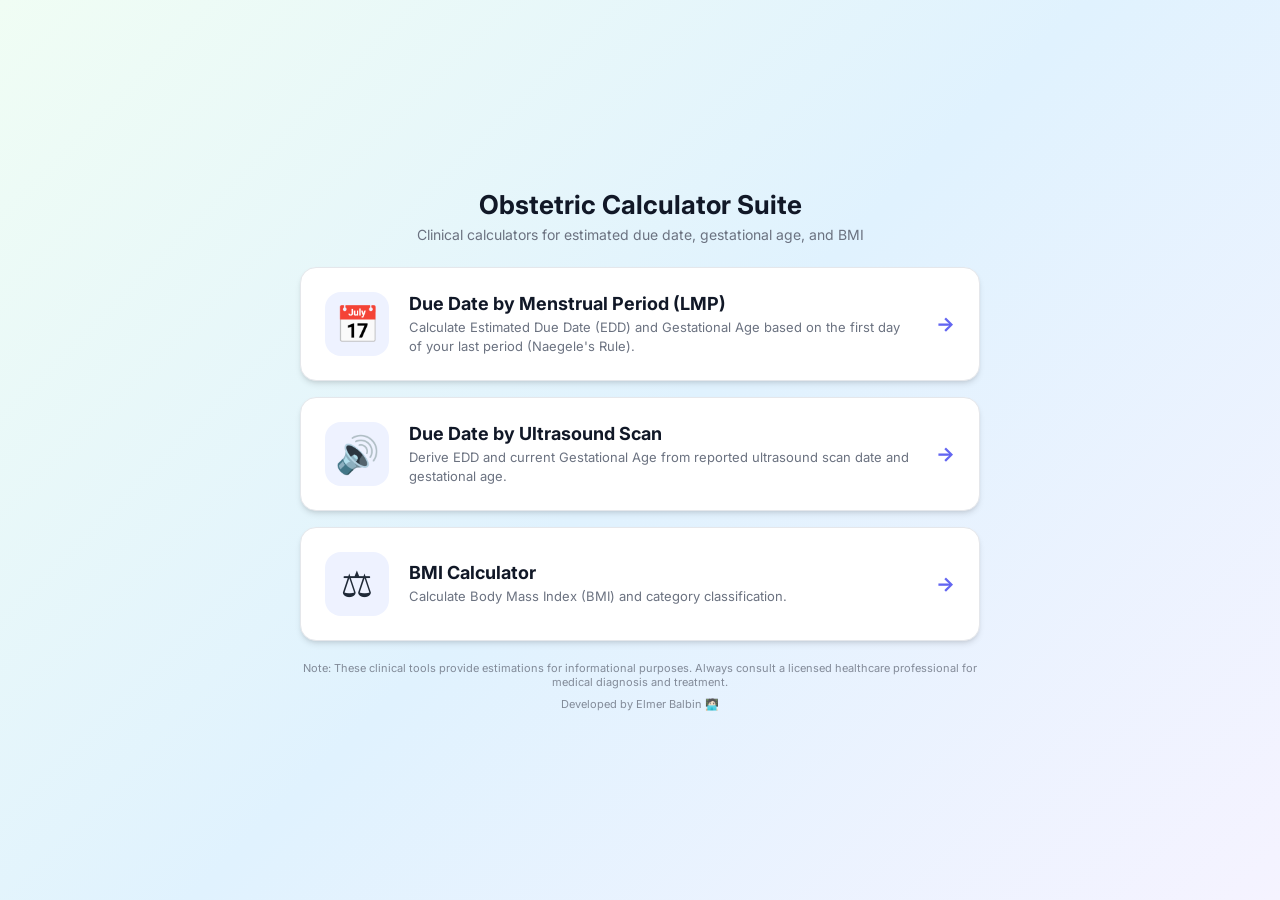
<file: index.html>
<!doctype html>
<html lang="en">
  <head>
    <meta charset="UTF-8" />
    <meta name="viewport" content="width=device-width, initial-scale=1.0" />
    <title>Obstetric & Pregnancy Calculators</title>

    <!-- PWA Meta Tags & Manifest -->
    <link rel="manifest" href="manifest.json" />
    <meta name="theme-color" content="#6366f1" />
    <meta name="apple-mobile-web-app-capable" content="yes" />
    <meta name="apple-mobile-web-app-status-bar-style" content="default" />
    <meta name="apple-mobile-web-app-title" content="OB Calc" />
    <link rel="apple-touch-icon" href="assets/icons/icon.svg" />
    <link rel="icon" type="image/svg+xml" href="assets/icons/icon.svg" />

    <link rel="stylesheet" href="assets/css/style.css" />
    <link rel="preconnect" href="https://fonts.googleapis.com" />
    <link rel="preconnect" href="https://fonts.gstatic.com" crossorigin />
    <link
      href="https://fonts.googleapis.com/css2?family=Inter:wght@300;400;500;600;700&display=swap"
      rel="stylesheet"
    />
  </head>
  <body>
    <div class="container">
      <header class="app-header">
        <h1>Obstetric Calculator Suite</h1>
        <p class="subtitle">
          Clinical calculators for estimated due date, gestational age, and
          BMI
        </p>
      </header>

      <main class="tools-grid">
        <!-- Tool 1: LMP Calculator -->
        <a href="lmp-calculator.html" class="tool-card">
          <div class="tool-icon">📅</div>
          <div class="tool-info">
            <h2>Due Date by Menstrual Period (LMP)</h2>
            <p>
              Calculate Estimated Due Date (EDD) and Gestational Age based on
              the first day of your last period (Naegele's Rule).
            </p>
          </div>
          <div class="arrow-icon">→</div>
        </a>

        <!-- Tool 2: Ultrasound Calculator -->
        <a href="ultrasound-calculator.html" class="tool-card">
          <div class="tool-icon">🔊</div>
          <div class="tool-info">
            <h2>Due Date by Ultrasound Scan</h2>
            <p>
              Derive EDD and current Gestational Age from reported ultrasound
              scan date and gestational age.
            </p>
          </div>
          <div class="arrow-icon">→</div>
        </a>

        <!-- Tool 3: BMI Calculator -->
        <a href="bmi-calculator.html" class="tool-card">
          <div class="tool-icon">⚖️</div>
          <div class="tool-info">
            <h2>BMI Calculator</h2>
            <p>
              Calculate Body Mass Index (BMI) and category classification.
            </p>
          </div>
          <div class="arrow-icon">→</div>
        </a>
      </main>

      <footer class="app-footer">
        <p class="disclaimer">
          Note: These clinical tools provide estimations for informational
          purposes. Always consult a licensed healthcare professional for
          medical diagnosis and treatment.
        </p>
        <p class="copyright">Developed by Elmer Balbin 🧑🏻‍💻</p>
      </footer>
    </div>

    <script>
      if ('serviceWorker' in navigator) {
        window.addEventListener('load', () => {
          navigator.serviceWorker
            .register('./sw.js')
            .then((reg) =>
              console.log('Service Worker registered successfully:', reg.scope),
            )
            .catch((err) =>
              console.error('Service Worker registration failed:', err),
            );
        });
      }
    </script>
  </body>
</html>
</file>
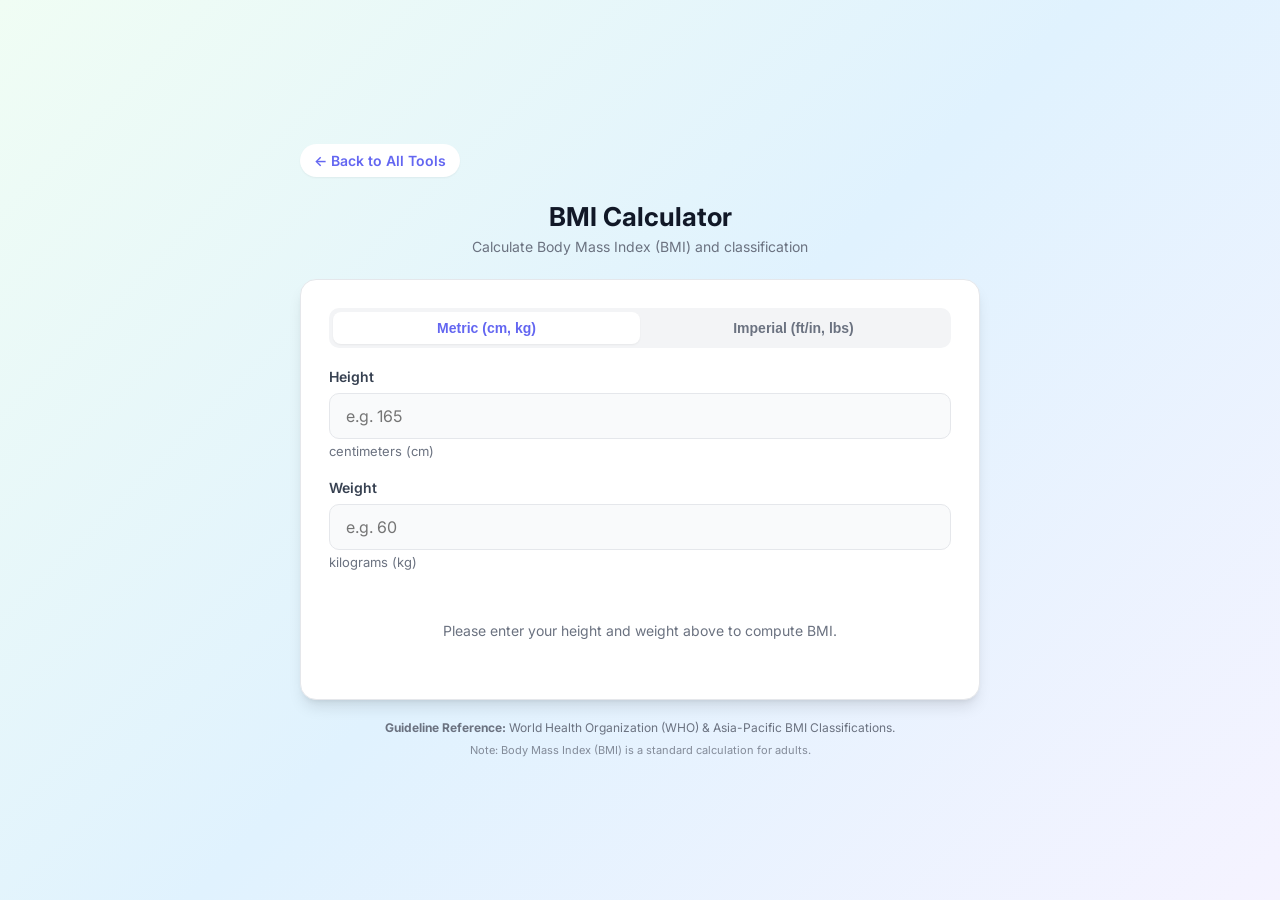
<file: bmi-calculator.html>
<!doctype html>
<html lang="en">
  <head>
    <meta charset="UTF-8" />
    <meta name="viewport" content="width=device-width, initial-scale=1.0" />
    <title>BMI Calculator - OB Calculator</title>

    <!-- PWA Meta Tags & Manifest -->
    <link rel="manifest" href="manifest.json" />
    <meta name="theme-color" content="#6366f1" />
    <meta name="apple-mobile-web-app-capable" content="yes" />
    <meta name="apple-mobile-web-app-status-bar-style" content="default" />
    <meta name="apple-mobile-web-app-title" content="OB Calc" />
    <link rel="apple-touch-icon" href="assets/icons/icon.svg" />
    <link rel="icon" type="image/svg+xml" href="assets/icons/icon.svg" />

    <link rel="stylesheet" href="assets/css/style.css" />
    <link rel="preconnect" href="https://fonts.googleapis.com" />
    <link rel="preconnect" href="https://fonts.gstatic.com" crossorigin />
    <link
      href="https://fonts.googleapis.com/css2?family=Inter:wght@300;400;500;600;700&display=swap"
      rel="stylesheet"
    />
  </head>
  <body>
    <div class="container">
      <nav class="top-nav">
        <a href="index.html" class="back-link">← Back to All Tools</a>
      </nav>

      <header class="app-header">
        <h1>BMI Calculator</h1>
        <p class="subtitle">
          Calculate Body Mass Index (BMI) and classification
        </p>
      </header>

      <main class="calculator-card">
        <!-- Unit Selection Toggle -->
        <div class="unit-toggle">
          <button type="button" id="unit-metric-btn" class="unit-btn active">
            Metric (cm, kg)
          </button>
          <button type="button" id="unit-imperial-btn" class="unit-btn">
            Imperial (ft/in, lbs)
          </button>
        </div>

        <form id="calculator-form" onsubmit="return false;">
          <!-- Metric Inputs -->
          <div id="metric-inputs">
            <div class="form-group">
              <label for="height-cm">Height</label>
              <div class="input-wrapper">
                <input
                  type="number"
                  id="height-cm"
                  min="100"
                  max="250"
                  placeholder="e.g. 165"
                />
                <span class="input-suffix">centimeters (cm)</span>
              </div>
            </div>
            <div class="form-group">
              <label for="weight-kg">Weight</label>
              <div class="input-wrapper">
                <input
                  type="number"
                  id="weight-kg"
                  step="0.1"
                  min="30"
                  max="300"
                  placeholder="e.g. 60"
                />
                <span class="input-suffix">kilograms (kg)</span>
              </div>
            </div>
          </div>

          <!-- Imperial Inputs -->
          <div id="imperial-inputs" class="hidden">
            <div class="form-group">
              <label>Height</label>
              <div class="input-row">
                <div class="input-wrapper">
                  <input
                    type="number"
                    id="height-ft"
                    min="3"
                    max="8"
                    placeholder="Feet"
                  />
                  <span class="input-suffix">ft</span>
                </div>
                <div class="input-wrapper">
                  <input
                    type="number"
                    id="height-in"
                    min="0"
                    max="11"
                    placeholder="Inches"
                  />
                  <span class="input-suffix">in</span>
                </div>
              </div>
            </div>
            <div class="form-group">
              <label for="weight-lbs">Weight</label>
              <div class="input-wrapper">
                <input
                  type="number"
                  id="weight-lbs"
                  step="0.1"
                  min="60"
                  max="600"
                  placeholder="e.g. 132"
                />
                <span class="input-suffix">pounds (lbs)</span>
              </div>
            </div>
          </div>
        </form>

        <div id="results" class="results-container hidden">
          <div class="result-card primary-result">
            <span class="result-badge">Body Mass Index</span>
            <h2 id="bmi-val-display">--</h2>
            <p id="bmi-cat-display" class="formula-note">--</p>
          </div>

          <!-- Reference Table Card -->
          <div class="milestones-card">
            <h3>BMI Classification Summary</h3>
            <div class="table-container">
              <table class="reference-table">
                <thead>
                  <tr>
                    <th>Classification</th>
                    <th>WHO General Classification of BMI</th>
                    <th>Asia-Pacific Classification of BMI</th>
                  </tr>
                </thead>
                <tbody>
                  <tr>
                    <td>Underweight</td>
                    <td>&lt;18.5</td>
                    <td>&lt;18.5</td>
                  </tr>
                  <tr>
                    <td>Normal range</td>
                    <td>18.5–24.9</td>
                    <td>18.5–22.9</td>
                  </tr>
                  <tr>
                    <td>Overweight</td>
                    <td>25–29.9</td>
                    <td>23–24.9</td>
                  </tr>
                  <tr>
                    <td>Obesity Class I/Grade 1</td>
                    <td>30.0–34.9</td>
                    <td>25–30</td>
                  </tr>
                  <tr>
                    <td>Obesity Class II/Grade 2</td>
                    <td>35–39.9</td>
                    <td>&ge;30</td>
                  </tr>
                  <tr>
                    <td>Obesity Class III</td>
                    <td>&gt;40</td>
                    <td>---</td>
                  </tr>
                </tbody>
              </table>
            </div>
          </div>
        </div>

        <div id="empty-state" class="empty-state">
          <p>
            Please enter your height and weight above to compute BMI.
          </p>
        </div>
      </main>

      <footer class="app-footer">
        <p>
          <strong>Guideline Reference:</strong> World Health Organization (WHO) &
          Asia-Pacific BMI Classifications.
        </p>
        <p class="disclaimer">
          Note: Body Mass Index (BMI) is a standard calculation for adults.
        </p>
      </footer>
    </div>

    <script src="assets/js/bmi-script.js"></script>
    <script>
      if ('serviceWorker' in navigator) {
        window.addEventListener('load', () => {
          navigator.serviceWorker
            .register('./sw.js')
            .then((reg) =>
              console.log('Service Worker registered successfully:', reg.scope),
            )
            .catch((err) =>
              console.error('Service Worker registration failed:', err),
            );
        });
      }
    </script>
  </body>
</html>
</file>
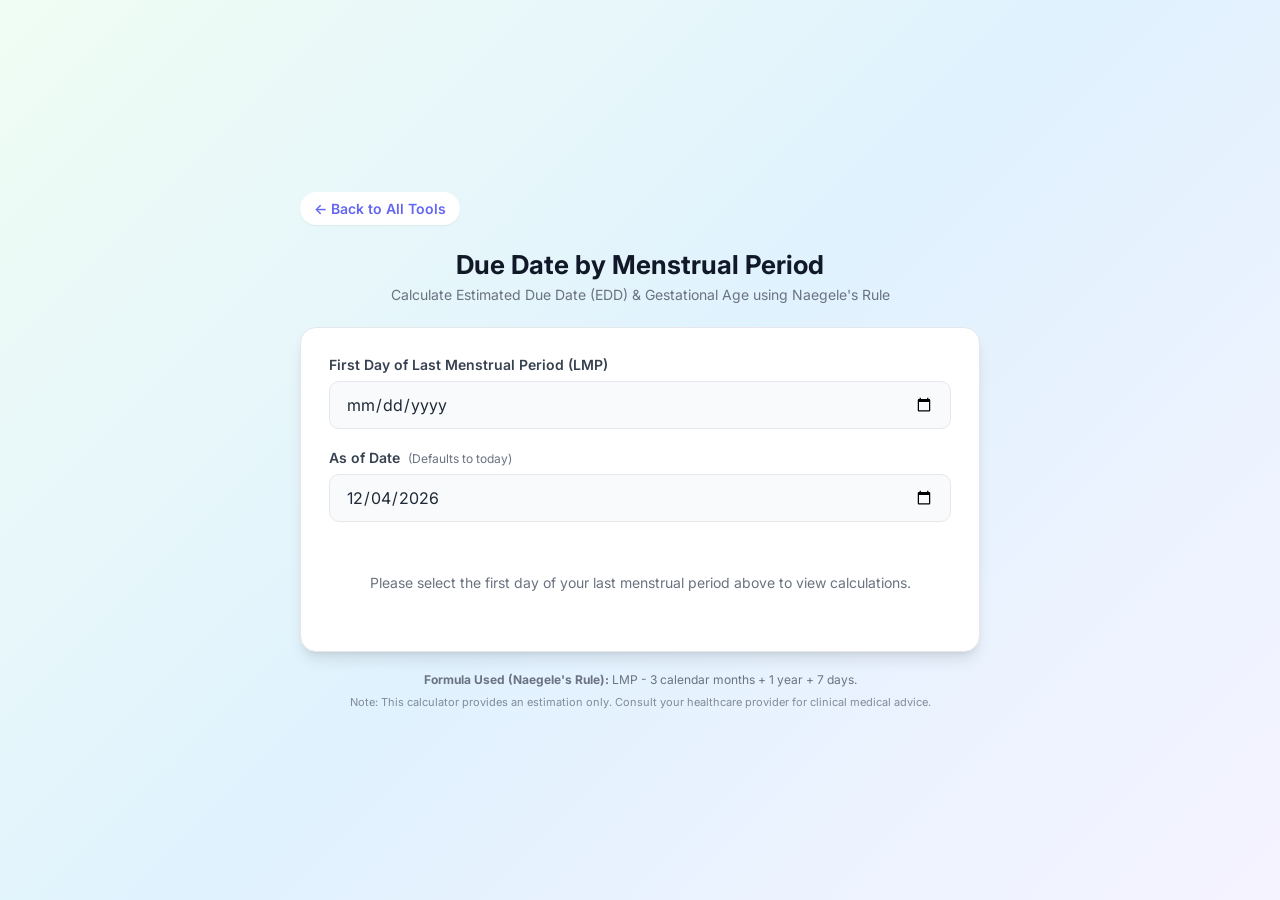
<file: lmp-calculator.html>
<!doctype html>
<html lang="en">
  <head>
    <meta charset="UTF-8" />
    <meta name="viewport" content="width=device-width, initial-scale=1.0" />
    <title>Due Date by Menstrual Period (LMP) - OB Calculator</title>

    <!-- PWA Meta Tags & Manifest -->
    <link rel="manifest" href="manifest.json" />
    <meta name="theme-color" content="#6366f1" />
    <meta name="apple-mobile-web-app-capable" content="yes" />
    <meta name="apple-mobile-web-app-status-bar-style" content="default" />
    <meta name="apple-mobile-web-app-title" content="OB Calc" />
    <link rel="apple-touch-icon" href="assets/icons/icon.svg" />
    <link rel="icon" type="image/svg+xml" href="assets/icons/icon.svg" />

    <link rel="stylesheet" href="assets/css/style.css" />
    <link rel="preconnect" href="https://fonts.googleapis.com" />
    <link rel="preconnect" href="https://fonts.gstatic.com" crossorigin />
    <link
      href="https://fonts.googleapis.com/css2?family=Inter:wght@300;400;500;600;700&display=swap"
      rel="stylesheet"
    />
  </head>
  <body>
    <div class="container">
      <nav class="top-nav">
        <a href="index.html" class="back-link">← Back to All Tools</a>
      </nav>

      <header class="app-header">
        <h1>Due Date by Menstrual Period</h1>
        <p class="subtitle">
          Calculate Estimated Due Date (EDD) & Gestational Age using Naegele's
          Rule
        </p>
      </header>

      <main class="calculator-card">
        <form id="calculator-form" onsubmit="return false;">
          <div class="form-group">
            <label for="lmp-date">
              <span class="label-text"
                >First Day of Last Menstrual Period (LMP)</span
              >
            </label>
            <div class="input-wrapper">
              <input type="date" id="lmp-date" required />
            </div>
          </div>

          <div class="form-group">
            <label for="as-of-date">
              <span class="label-text">As of Date</span>
              <span class="sub-label">(Defaults to today)</span>
            </label>
            <div class="input-wrapper">
              <input type="date" id="as-of-date" />
            </div>
          </div>
        </form>

        <div id="results" class="results-container hidden">
          <div class="result-card primary-result">
            <span class="result-badge">Estimated Due Date</span>
            <h2 id="edd-display">--</h2>
            <p id="edd-formula-note" class="formula-note">
              Calculated: Subtract 3 months, add 1 year & 7 days
            </p>
          </div>

          <div class="results-grid">
            <div class="result-card">
              <span class="card-icon">📅</span>
              <span class="card-label">Gestational Age Today</span>
              <h3 id="ga-display">--</h3>
              <p id="ga-days-total" class="sub-text">--</p>
            </div>

            <div class="result-card">
              <span class="card-icon">🌱</span>
              <span class="card-label">Current Trimester</span>
              <h3 id="trimester-display">--</h3>
              <p id="trimester-sub" class="sub-text">--</p>
            </div>
          </div>

          <!-- Timeline Progress -->
          <div class="progress-section">
            <div class="progress-header">
              <span>Pregnancy Progress</span>
              <span id="progress-percent">0%</span>
            </div>
            <div class="progress-bar-bg">
              <div
                id="progress-bar-fill"
                class="progress-bar-fill"
                style="width: 0%"
              ></div>
            </div>
            <div class="progress-labels">
              <span>0w (LMP)</span>
              <span>13w (1st Tri)</span>
              <span>27w (2nd Tri)</span>
              <span>40w (Due)</span>
            </div>
          </div>

          <!-- Milestones Breakdown -->
          <div class="milestones-card">
            <h3>Key Pregnancy Milestones</h3>
            <ul class="milestones-list">
              <li>
                <span class="milestone-name"
                  >End of 1st Trimester (13w 6d)</span
                >
                <span id="m-tri1" class="milestone-date">--</span>
              </li>
              <li>
                <span class="milestone-name"
                  >End of 2nd Trimester (27w 6d)</span
                >
                <span id="m-tri2" class="milestone-date">--</span>
              </li>
              <li>
                <span class="milestone-name"
                  >Early / Full Term Starts (37w 0d)</span
                >
                <span id="m-term" class="milestone-date">--</span>
              </li>
              <li>
                <span class="milestone-name">Estimated Due Date (40w 0d)</span>
                <span id="m-edd" class="milestone-date">--</span>
              </li>
            </ul>
          </div>
        </div>

        <div id="empty-state" class="empty-state">
          <p>
            Please select the first day of your last menstrual period above to
            view calculations.
          </p>
        </div>
      </main>

      <footer class="app-footer">
        <p>
          <strong>Formula Used (Naegele's Rule):</strong> LMP - 3 calendar
          months + 1 year + 7 days.
        </p>
        <p class="disclaimer">
          Note: This calculator provides an estimation only. Consult your
          healthcare provider for clinical medical advice.
        </p>
      </footer>
    </div>

    <script src="assets/js/lmp-script.js"></script>
    <script>
      if ('serviceWorker' in navigator) {
        window.addEventListener('load', () => {
          navigator.serviceWorker
            .register('./sw.js')
            .then((reg) =>
              console.log('Service Worker registered successfully:', reg.scope),
            )
            .catch((err) =>
              console.error('Service Worker registration failed:', err),
            );
        });
      }
    </script>
  </body>
</html>
</file>
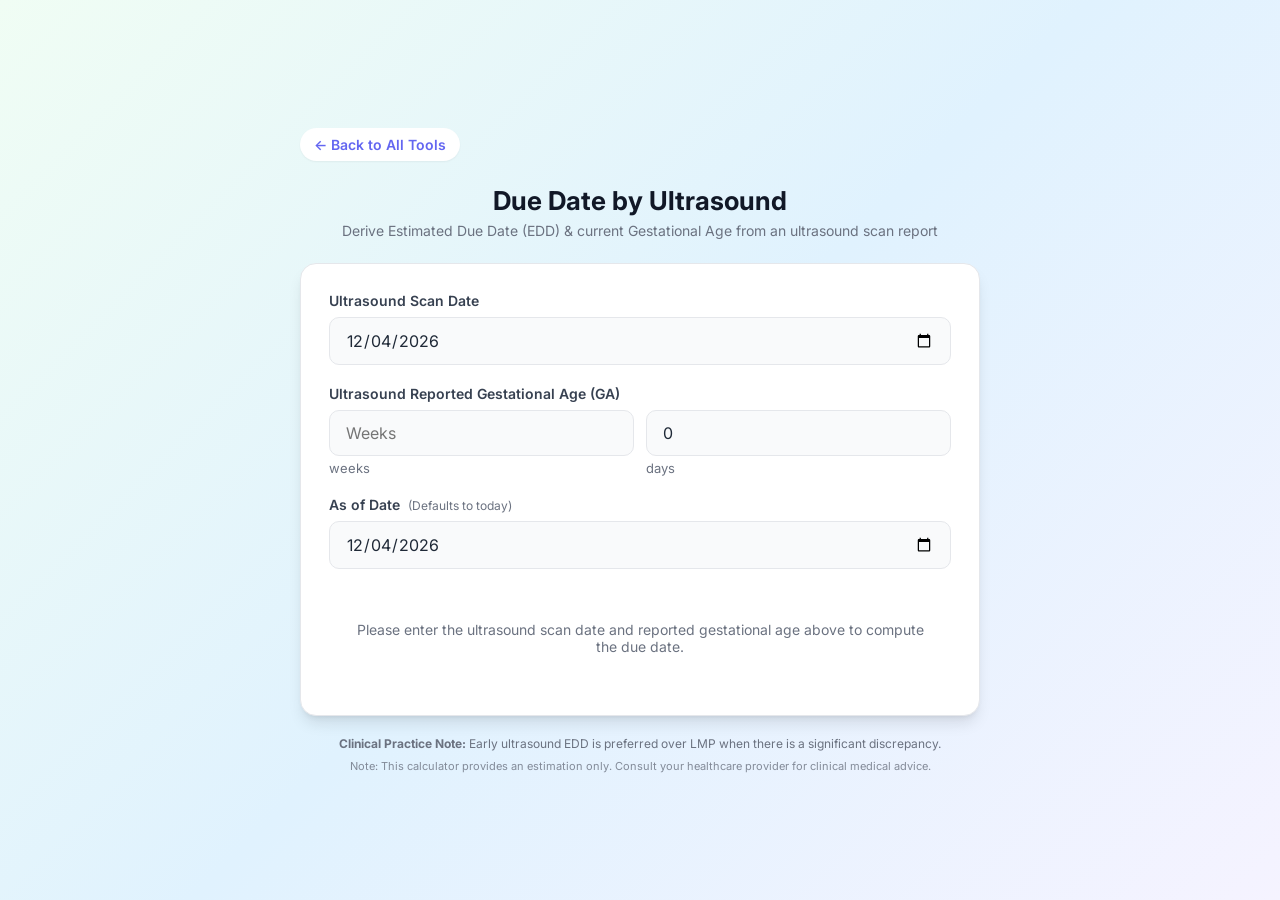
<file: ultrasound-calculator.html>
<!doctype html>
<html lang="en">
  <head>
    <meta charset="UTF-8" />
    <meta name="viewport" content="width=device-width, initial-scale=1.0" />
    <title>Due Date by Ultrasound Scan - OB Calculator</title>

    <!-- PWA Meta Tags & Manifest -->
    <link rel="manifest" href="manifest.json" />
    <meta name="theme-color" content="#6366f1" />
    <meta name="apple-mobile-web-app-capable" content="yes" />
    <meta name="apple-mobile-web-app-status-bar-style" content="default" />
    <meta name="apple-mobile-web-app-title" content="OB Calc" />
    <link rel="apple-touch-icon" href="assets/icons/icon.svg" />
    <link rel="icon" type="image/svg+xml" href="assets/icons/icon.svg" />

    <link rel="stylesheet" href="assets/css/style.css" />
    <link rel="preconnect" href="https://fonts.googleapis.com" />
    <link rel="preconnect" href="https://fonts.gstatic.com" crossorigin />
    <link
      href="https://fonts.googleapis.com/css2?family=Inter:wght@300;400;500;600;700&display=swap"
      rel="stylesheet"
    />
  </head>
  <body>
    <div class="container">
      <nav class="top-nav">
        <a href="index.html" class="back-link">← Back to All Tools</a>
      </nav>

      <header class="app-header">
        <h1>Due Date by Ultrasound</h1>
        <p class="subtitle">
          Derive Estimated Due Date (EDD) & current Gestational Age from an
          ultrasound scan report
        </p>
      </header>

      <main class="calculator-card">
        <form id="calculator-form" onsubmit="return false;">
          <div class="form-group">
            <label for="scan-date">
              <span class="label-text">Ultrasound Scan Date</span>
            </label>
            <div class="input-wrapper">
              <input type="date" id="scan-date" required />
            </div>
          </div>

          <div class="form-group">
            <label>
              <span class="label-text"
                >Ultrasound Reported Gestational Age (GA)</span
              >
            </label>
            <div class="input-row">
              <div class="input-wrapper">
                <input
                  type="number"
                  id="us-weeks"
                  min="0"
                  max="42"
                  placeholder="Weeks"
                  required
                />
                <span class="input-suffix">weeks</span>
              </div>
              <div class="input-wrapper">
                <input
                  type="number"
                  id="us-days"
                  min="0"
                  max="6"
                  placeholder="Days (0-6)"
                  value="0"
                />
                <span class="input-suffix">days</span>
              </div>
            </div>
          </div>

          <div class="form-group">
            <label for="as-of-date">
              <span class="label-text">As of Date</span>
              <span class="sub-label">(Defaults to today)</span>
            </label>
            <div class="input-wrapper">
              <input type="date" id="as-of-date" />
            </div>
          </div>
        </form>

        <div id="results" class="results-container hidden">
          <div class="result-card primary-result">
            <span class="result-badge">Estimated Due Date (EDD)</span>
            <h2 id="edd-display">--</h2>
            <p id="edd-formula-note" class="formula-note">
              Derived: Scan Date + (280 days – Ultrasound GA)
            </p>
          </div>

          <div class="results-grid">
            <div class="result-card">
              <span class="card-icon">📅</span>
              <span class="card-label">Gestational Age Today</span>
              <h3 id="ga-display">--</h3>
              <p id="ga-days-total" class="sub-text">--</p>
            </div>

            <div class="result-card">
              <span class="card-icon">🌱</span>
              <span class="card-label">Current Trimester</span>
              <h3 id="trimester-display">--</h3>
              <p id="trimester-sub" class="sub-text">--</p>
            </div>
          </div>

          <!-- Timeline Progress -->
          <div class="progress-section">
            <div class="progress-header">
              <span>Pregnancy Progress</span>
              <span id="progress-percent">0%</span>
            </div>
            <div class="progress-bar-bg">
              <div
                id="progress-bar-fill"
                class="progress-bar-fill"
                style="width: 0%"
              ></div>
            </div>
            <div class="progress-labels">
              <span>0w (Derived LMP)</span>
              <span>13w (1st Tri)</span>
              <span>27w (2nd Tri)</span>
              <span>40w (Due)</span>
            </div>
          </div>

          <!-- Milestones Breakdown -->
          <div class="milestones-card">
            <h3>Key Pregnancy Milestones</h3>
            <ul class="milestones-list">
              <li>
                <span class="milestone-name"
                  >Derived Conception / LMP Equivalent</span
                >
                <span id="m-lmp" class="milestone-date">--</span>
              </li>
              <li>
                <span class="milestone-name"
                  >End of 1st Trimester (13w 6d)</span
                >
                <span id="m-tri1" class="milestone-date">--</span>
              </li>
              <li>
                <span class="milestone-name"
                  >End of 2nd Trimester (27w 6d)</span
                >
                <span id="m-tri2" class="milestone-date">--</span>
              </li>
              <li>
                <span class="milestone-name"
                  >Early / Full Term Starts (37w 0d)</span
                >
                <span id="m-term" class="milestone-date">--</span>
              </li>
              <li>
                <span class="milestone-name">Estimated Due Date (40w 0d)</span>
                <span id="m-edd" class="milestone-date">--</span>
              </li>
            </ul>
          </div>
        </div>

        <div id="empty-state" class="empty-state">
          <p>
            Please enter the ultrasound scan date and reported gestational age
            above to compute the due date.
          </p>
        </div>
      </main>

      <footer class="app-footer">
        <p>
          <strong>Clinical Practice Note:</strong> Early ultrasound EDD is
          preferred over LMP when there is a significant discrepancy.
        </p>
        <p class="disclaimer">
          Note: This calculator provides an estimation only. Consult your
          healthcare provider for clinical medical advice.
        </p>
      </footer>
    </div>

    <script src="assets/js/ultrasound-script.js"></script>
    <script>
      if ('serviceWorker' in navigator) {
        window.addEventListener('load', () => {
          navigator.serviceWorker
            .register('./sw.js')
            .then((reg) =>
              console.log('Service Worker registered successfully:', reg.scope),
            )
            .catch((err) =>
              console.error('Service Worker registration failed:', err),
            );
        });
      }
    </script>
  </body>
</html>
</file>
<file: assets/css/style.css>
:root {
  --primary: #6366f1;
  --primary-hover: #4f46e5;
  --primary-light: #eef2ff;
  --text-main: #1f2937;
  --text-muted: #6b7280;
  --bg-gradient: linear-gradient(135deg, #f0fdf4 0%, #e0f2fe 50%, #f5f3ff 100%);
  --card-bg: #ffffff;
  --border-color: #e5e7eb;
  --shadow-sm: 0 1px 2px 0 rgb(0 0 0 / 0.05);
  --shadow-md: 0 4px 6px -1px rgb(0 0 0 / 0.1), 0 2px 4px -2px rgb(0 0 0 / 0.1);
  --shadow-lg:
    0 10px 15px -3px rgb(0 0 0 / 0.1), 0 4px 6px -4px rgb(0 0 0 / 0.1);
  --radius: 16px;
}

* {
  box-sizing: border-box;
  margin: 0;
  padding: 0;
}

body {
  font-family:
    'Inter',
    system-ui,
    -apple-system,
    BlinkMacSystemFont,
    'Segoe UI',
    Roboto,
    sans-serif;
  background: var(--bg-gradient);
  color: var(--text-main);
  min-height: 100vh;
  min-height: 100dvh;
  display: flex;
  justify-content: center;
  align-items: center;
  padding: 24px 16px;
}

.container {
  width: 100%;
  max-width: 680px;
}

/* Nav Header for tool pages */
.top-nav {
  margin-bottom: 24px;
}

.back-link {
  display: inline-flex;
  align-items: center;
  gap: 6px;
  color: var(--primary);
  text-decoration: none;
  font-weight: 600;
  font-size: 14px;
  background: #ffffff;
  padding: 8px 14px;
  border-radius: 20px;
  box-shadow: var(--shadow-sm);
  transition: background 0.2s ease;
}

.back-link:hover {
  background: var(--primary-light);
}

.app-header {
  text-align: center;
  margin-bottom: 24px;
}

.logo-icon {
  font-size: 40px;
  margin-bottom: 8px;
  display: inline-block;
  background: #ffffff;
  padding: 12px;
  border-radius: 50%;
  box-shadow: var(--shadow-md);
}

.app-header h1 {
  font-size: 26px;
  font-weight: 700;
  color: #111827;
  margin-bottom: 6px;
}

.subtitle {
  font-size: 14px;
  color: var(--text-muted);
}

/* Tool Cards on Landing Page */
.tools-grid {
  display: flex;
  flex-direction: column;
  gap: 16px;
}

.tool-card {
  background: var(--card-bg);
  border-radius: var(--radius);
  padding: 24px;
  box-shadow: var(--shadow-md);
  border: 1.5px solid var(--border-color);
  text-decoration: none;
  color: inherit;
  display: flex;
  align-items: center;
  gap: 20px;
  transition: all 0.2s ease-in-out;
}

.tool-card:hover {
  transform: translateY(-2px);
  box-shadow: var(--shadow-lg);
  border-color: var(--primary);
}

.tool-icon {
  font-size: 36px;
  background: var(--primary-light);
  width: 64px;
  height: 64px;
  border-radius: 16px;
  display: flex;
  align-items: center;
  justify-content: center;
  flex-shrink: 0;
}

.tool-info {
  flex: 1;
}

.tool-info h2 {
  font-size: 18px;
  font-weight: 700;
  color: #111827;
  margin-bottom: 4px;
}

.tool-info p {
  font-size: 13px;
  color: var(--text-muted);
  line-height: 1.4;
}

.arrow-icon {
  font-size: 20px;
  color: var(--primary);
  font-weight: bold;
}

/* Calculator Form & Cards */
.calculator-card {
  background: var(--card-bg);
  border-radius: var(--radius);
  padding: 28px;
  box-shadow: var(--shadow-lg);
  border: 1px solid var(--border-color);
}

.form-group {
  margin-bottom: 20px;
}

.form-group label {
  display: block;
  font-size: 14px;
  font-weight: 600;
  color: #374151;
  margin-bottom: 8px;
}

.sub-label {
  font-size: 12px;
  font-weight: 400;
  color: var(--text-muted);
  margin-left: 4px;
}

.input-row {
  display: flex;
  gap: 12px;
}

.input-row .input-wrapper {
  flex: 1;
}

.input-wrapper input[type='date'],
.input-wrapper input[type='number'],
.input-wrapper select {
  width: 100%;
  padding: 12px 16px;
  font-size: 16px;
  font-family: inherit;
  border: 1.5px solid var(--border-color);
  border-radius: 10px;
  background-color: #f9fafb;
  color: var(--text-main);
  outline: none;
  transition: all 0.2s ease;
}

.input-wrapper input:focus,
.input-wrapper select:focus {
  border-color: var(--primary);
  background-color: #ffffff;
  box-shadow: 0 0 0 4px rgba(99, 102, 241, 0.15);
}

.input-suffix {
  font-size: 13px;
  color: var(--text-muted);
  margin-top: 4px;
  display: block;
}

/* Unit Toggle Buttons */
.unit-toggle {
  display: flex;
  background: #f3f4f6;
  border-radius: 10px;
  padding: 4px;
  margin-bottom: 20px;
}

.unit-btn {
  flex: 1;
  border: none;
  background: transparent;
  padding: 8px;
  font-size: 14px;
  font-weight: 600;
  color: var(--text-muted);
  border-radius: 8px;
  cursor: pointer;
  transition: all 0.2s ease;
}

.unit-btn.active {
  background: #ffffff;
  color: var(--primary);
  box-shadow: var(--shadow-sm);
}

.hidden {
  display: none !important;
}

.results-container {
  margin-top: 24px;
  display: flex;
  flex-direction: column;
  gap: 20px;
  animation: fadeIn 0.3s ease-in-out;
}

@keyframes fadeIn {
  from {
    opacity: 0;
    transform: translateY(8px);
  }
  to {
    opacity: 1;
    transform: translateY(0);
  }
}

.result-card {
  background: #f9fafb;
  border-radius: 12px;
  padding: 18px 20px;
  border: 1px solid #f3f4f6;
  position: relative;
}

.primary-result {
  background: linear-gradient(135deg, #6366f1 0%, #4f46e5 100%);
  color: #ffffff;
  text-align: center;
  padding: 24px;
  box-shadow: 0 8px 16px -4px rgba(99, 102, 241, 0.3);
}

.result-badge {
  display: inline-block;
  font-size: 12px;
  font-weight: 600;
  text-transform: uppercase;
  letter-spacing: 0.5px;
  background: rgba(255, 255, 255, 0.2);
  padding: 4px 12px;
  border-radius: 20px;
  margin-bottom: 10px;
}

.primary-result h2 {
  font-size: 28px;
  font-weight: 700;
  margin-bottom: 6px;
}

.formula-note {
  font-size: 12px;
  opacity: 0.85;
}

.results-grid {
  display: grid;
  grid-template-columns: 1fr 1fr;
  gap: 16px;
}

@media (max-width: 480px) {
  .results-grid {
    grid-template-columns: 1fr;
  }

  .tool-icon {
    display: none;
  }
}

.card-icon {
  font-size: 20px;
  display: block;
  margin-bottom: 4px;
}

.card-label {
  font-size: 12px;
  font-weight: 600;
  color: var(--text-muted);
  text-transform: uppercase;
  letter-spacing: 0.5px;
}

.result-card h3 {
  font-size: 20px;
  font-weight: 700;
  color: #111827;
  margin: 6px 0 4px 0;
}

.sub-text {
  font-size: 13px;
  color: var(--text-muted);
}

.progress-section {
  background: #f9fafb;
  border: 1px solid #f3f4f6;
  border-radius: 12px;
  padding: 16px 20px;
}

.progress-header {
  display: flex;
  justify-content: space-between;
  font-size: 14px;
  font-weight: 600;
  color: #374151;
  margin-bottom: 10px;
}

.progress-bar-bg {
  height: 10px;
  background: #e5e7eb;
  border-radius: 5px;
  overflow: hidden;
}

.progress-bar-fill {
  height: 100%;
  background: linear-gradient(90deg, #818cf8, #4f46e5);
  border-radius: 5px;
  transition: width 0.4s ease;
}

.progress-labels {
  display: flex;
  justify-content: space-between;
  font-size: 11px;
  color: var(--text-muted);
  margin-top: 8px;
}

.milestones-card {
  background: #ffffff;
  border: 1px solid var(--border-color);
  border-radius: 12px;
  padding: 18px 20px;
}

.milestones-card h3 {
  font-size: 15px;
  font-weight: 600;
  color: #111827;
  margin-bottom: 12px;
}

.milestones-list {
  list-style: none;
  display: flex;
  flex-direction: column;
  gap: 10px;
}

.milestones-list li {
  display: flex;
  justify-content: space-between;
  align-items: center;
  font-size: 13px;
  padding-bottom: 8px;
  border-bottom: 1px dashed #f3f4f6;
}

.milestones-list li:last-child {
  border-bottom: none;
  padding-bottom: 0;
}

.milestone-name {
  color: #4b5563;
}

.milestone-date {
  font-weight: 600;
  color: #111827;
}

/* Reference Table Styling */
.table-container {
  overflow-x: auto;
  margin-top: 8px;
}

.reference-table {
  width: 100%;
  border-collapse: collapse;
  font-size: 13px;
  text-align: left;
}

.reference-table th,
.reference-table td {
  padding: 10px 12px;
  border-bottom: 1px solid var(--border-color);
}

.reference-table th {
  background-color: #f9fafb;
  font-weight: 600;
  color: #374151;
}

.reference-table tr:hover td {
  background-color: #f9fafb;
}

.empty-state {
  text-align: center;
  padding: 32px 16px;
  color: var(--text-muted);
  font-size: 14px;
}

.app-footer {
  text-align: center;
  margin-top: 20px;
  font-size: 12px;
  color: var(--text-muted);
  display: flex;
  flex-direction: column;
  gap: 8px;
}

.disclaimer,
.copyright {
  font-size: 11px;
  opacity: 0.8;
}
</file>
